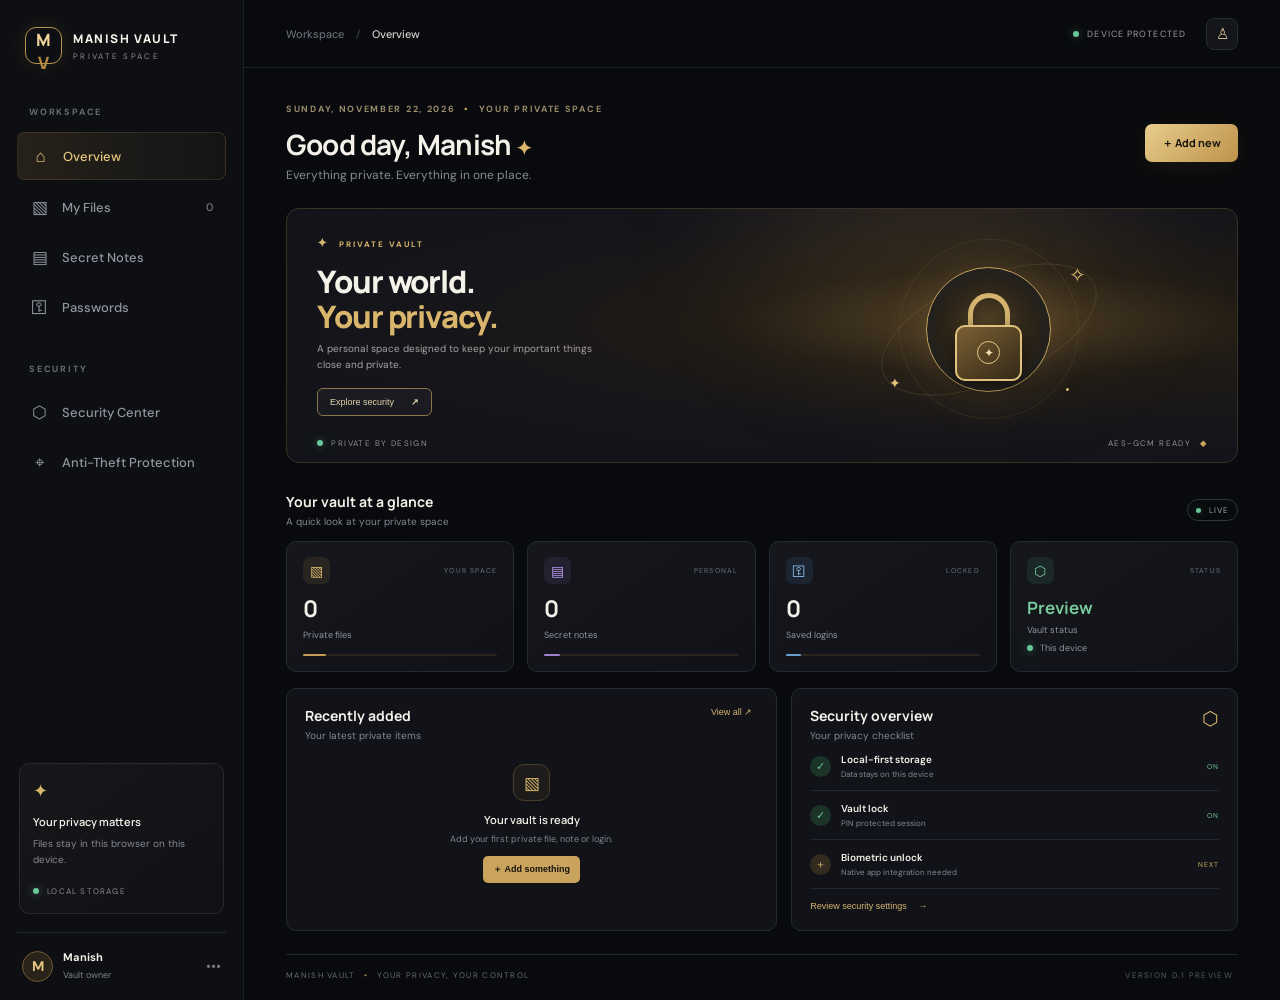
<file: index.html>
<!doctype html>
<html lang="en">
<head>
<meta charset="utf-8"><meta name="viewport" content="width=device-width,initial-scale=1,viewport-fit=cover"><meta name="theme-color" content="#090a0d"><meta name="description" content="Manish Vault — private space for your files and notes"><title>Manish Vault</title>
<link rel="manifest" href="manifest.webmanifest"><link rel="stylesheet" href="style.css">
</head>
<body>
<div class="app-shell">
  <aside class="sidebar">
    <div class="brand"><div class="brand-mark">M<span>V</span></div><div><b>MANISH VAULT</b><small>PRIVATE SPACE</small></div></div>
    <div class="nav-label">WORKSPACE</div>
    <button class="nav active" data-view="home"><i>⌂</i> Overview</button>
    <button class="nav" data-view="files"><i>▧</i> My Files <span class="nav-count" id="fileCount">0</span></button>
    <button class="nav" data-view="notes"><i>▤</i> Secret Notes</button>
    <button class="nav" data-view="passwords"><i>⚿</i> Passwords</button>
    <div class="nav-label security-label">SECURITY</div>
    <button class="nav" data-view="security"><i>⬡</i> Security Center</button>
    <button class="nav" data-view="antitheft"><i>⌖</i> Anti-Theft Protection</button>
    <div class="side-bottom"><div class="secure-card"><div class="secure-icon">✦</div><b>Your privacy matters</b><p>Files stay in this browser on this device.</p><span><em></em> LOCAL STORAGE</span></div><div class="profile"><div class="avatar">M</div><div><b>Manish</b><small>Vault owner</small></div><span class="dots">•••</span></div></div>
  </aside>
  <main class="main">
    <header class="topbar"><div class="mobile-brand"><div class="brand-mark">M<span>V</span></div><b>MANISH VAULT</b></div><div class="crumb">Workspace <span>/</span> <b id="crumb">Overview</b></div><div class="top-actions"><div class="status"><em></em> DEVICE PROTECTED</div><button class="icon-btn" id="lockBtn" title="Lock vault">♙</button></div></header>
    <section class="content" id="content">
      <div class="welcome"><div><div class="eyebrow">SUNDAY, NOVEMBER 22, 2026 <span>•</span> YOUR PRIVATE SPACE</div><h1>Good day, Manish <span>✦</span></h1><p>Everything private. Everything in one place.</p></div><button class="gold-btn" id="quickAdd">＋ Add new</button></div>
      <div class="hero-card"><div class="hero-glow"></div><div class="hero-copy"><div class="hero-tag"><span>✦</span> PRIVATE VAULT</div><h2>Your world.<br><i>Your privacy.</i></h2><p>A personal space designed to keep your important things close and private.</p><button class="outline-btn" data-go="security">Explore security <b>↗</b></button></div><div class="vault-art"><div class="orbit orbit1"></div><div class="orbit orbit2"></div><div class="vault-circle"><div class="vault-shackle"></div><div class="vault-body"><div class="vault-key">✦</div></div></div><div class="spark s1">✧</div><div class="spark s2">✦</div><div class="spark s3">·</div></div><div class="hero-foot"><span><em></em> PRIVATE BY DESIGN</span><span> AES-GCM READY <b>◆</b></span></div></div>
      <div class="section-head"><div><h3>Your vault at a glance</h3><p>A quick look at your private space</p></div><span class="live-pill"><em></em> LIVE</span></div>
      <div class="stats"><article class="stat"><div class="stat-top"><span class="stat-icon gold">▧</span><span class="stat-trend">YOUR SPACE</span></div><strong id="statFiles">0</strong><label>Private files</label><div class="stat-line"><span style="width:12%"></span></div></article><article class="stat"><div class="stat-top"><span class="stat-icon purple">▤</span><span class="stat-trend">PERSONAL</span></div><strong id="statNotes">0</strong><label>Secret notes</label><div class="stat-line purple-line"><span style="width:8%"></span></div></article><article class="stat"><div class="stat-top"><span class="stat-icon blue">⚿</span><span class="stat-trend">LOCKED</span></div><strong id="statPasswords">0</strong><label>Saved logins</label><div class="stat-line blue-line"><span style="width:8%"></span></div></article><article class="stat"><div class="stat-top"><span class="stat-icon green">⬡</span><span class="stat-trend">STATUS</span></div><strong class="protected">Preview</strong><label>Vault status</label><div class="status-bottom"><em></em> This device</div></article></div>
      <div class="lower-grid"><section class="panel recent"><div class="panel-head"><div><h3>Recently added</h3><p>Your latest private items</p></div><button class="text-btn" data-go="files">View all ↗</button></div><div id="recentList" class="empty-state"><div class="empty-icon">▧</div><b>Your vault is ready</b><p>Add your first private file, note or login.</p><button class="small-gold" id="emptyAdd">＋ Add something</button></div></section><section class="panel security-panel"><div class="panel-head"><div><h3>Security overview</h3><p>Your privacy checklist</p></div><span class="shield">⬡</span></div><div class="security-row"><span class="check">✓</span><div><b>Local-first storage</b><small>Data stays on this device</small></div><span class="done">ON</span></div><div class="security-row"><span class="check">✓</span><div><b>Vault lock</b><small>PIN protected session</small></div><span class="done">ON</span></div><div class="security-row"><span class="pending">＋</span><div><b>Biometric unlock</b><small>Native app integration needed</small></div><span class="later">NEXT</span></div><button class="security-link" data-go="security">Review security settings <b>→</b></button></section></div>
      <footer>MANISH VAULT <span>•</span> YOUR PRIVACY, YOUR CONTROL <span class="footer-right">VERSION 0.1 PREVIEW</span></footer>
    </section>
  </main>
</div>
<div class="modal-backdrop" id="modal"><div class="modal"><button class="modal-x" id="modalClose">×</button><div class="modal-mark">✦</div><div class="eyebrow">WELCOME TO YOUR PRIVATE SPACE</div><h2 id="modalTitle">Create your vault</h2><p id="modalDesc">Set a PIN to protect this vault on this device.</p><form id="pinForm"><label for="pinInput">VAULT PIN</label><input id="pinInput" type="password" inputmode="numeric" minlength="4" maxlength="12" placeholder="Enter 4–12 digit PIN" required><div class="form-error" id="pinError"></div><button class="gold-btn full" type="submit" id="pinSubmit">Create secure vault →</button></form><small class="modal-note">Preview build: do not store real secrets yet. This browser demo is not a security-audited vault.</small></div></div>
<div class="toast" id="toast"></div>
<script src="app.js"></script>
</body></html>
</file>
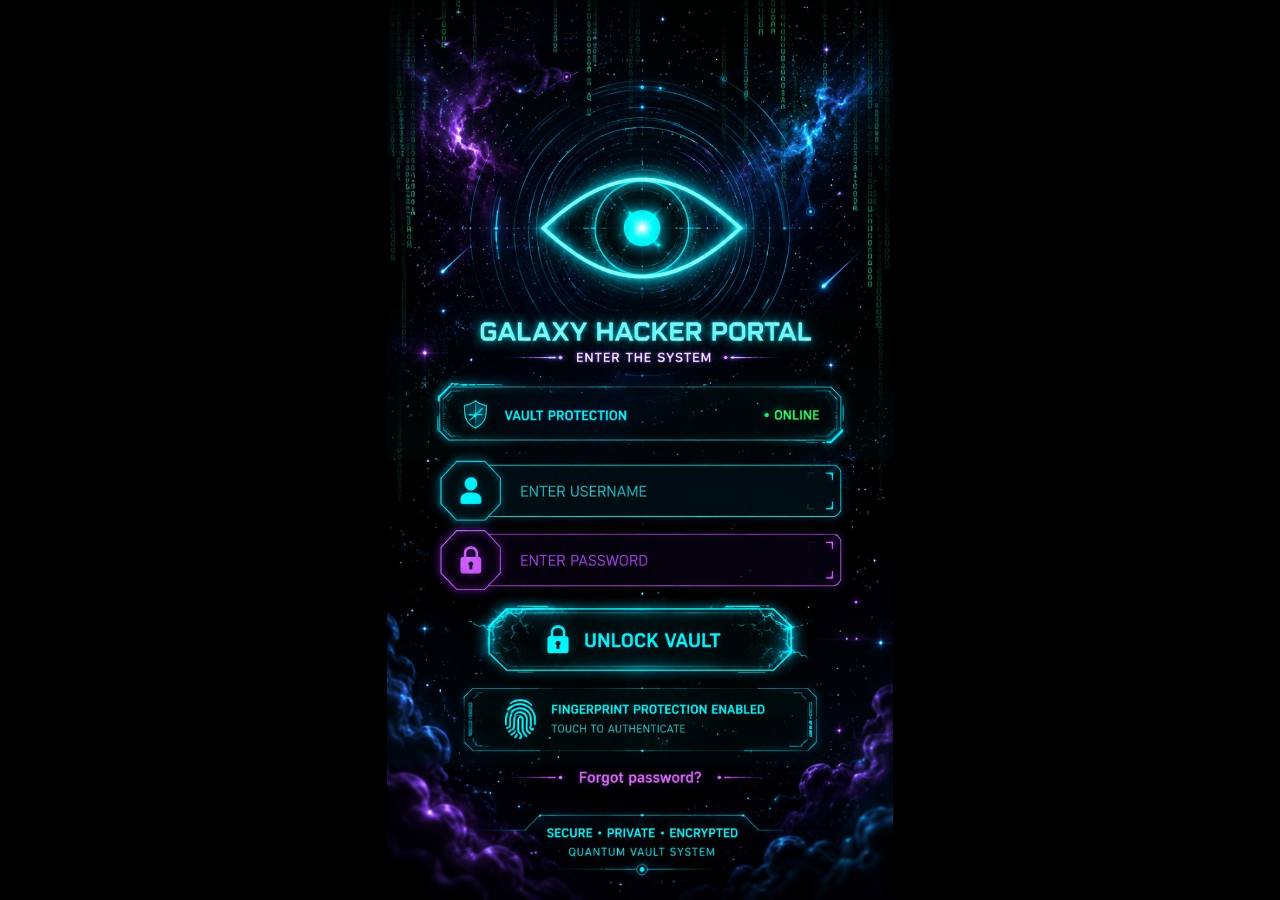
<file: reference/sketchware-original/manish_vault_exact_login.html>
<!DOCTYPE html>
<html lang="en">
<head>
<meta charset="UTF-8">
<meta name="viewport" content="width=device-width,initial-scale=1,maximum-scale=1,user-scalable=no,viewport-fit=cover">
<title>Manish Vault — Galaxy Hacker Login</title>
<style>
:root{--cyan:#00ecff;--purple:#d85aff;}
*{box-sizing:border-box;-webkit-tap-highlight-color:transparent}
html,body{margin:0;width:100%;height:100%;background:#000;overflow:hidden;font-family:Arial,sans-serif}
body{display:flex;align-items:flex-start;justify-content:center}
#screen{
  position:relative;
  width:min(100vw, 56.25vh);
  height:min(100vh, 177.7777778vw);
  max-width:100vw; max-height:100vh;
  aspect-ratio:864/1536;
  overflow:hidden;
  background:#000 url("[data-uri]") center/100% 100% no-repeat;
  isolation:isolate;
}
/* Tiny animated overlays: the artwork itself remains untouched. */
#scan{position:absolute;inset:0;pointer-events:none;opacity:.11;
  background:linear-gradient(to bottom,transparent 0%,rgba(0,255,255,.18) 49%,transparent 51%);
  background-size:100% 34%;animation:scan 6s linear infinite;mix-blend-mode:screen}
@keyframes scan{from{transform:translateY(-110%)}to{transform:translateY(310%)}}
#stars{position:absolute;inset:0;pointer-events:none;opacity:.18}
.zone{position:absolute;border:0;background:transparent;outline:none;color:transparent;caret-color:var(--cyan);}
#username{left:9.2%;top:51.4%;width:81%;height:9.1%;padding:0 9%;font-size:4vw;max-font-size:22px}
#password{left:9.2%;top:59.2%;width:81%;height:9.1%;padding:0 9%;font-size:4vw;max-font-size:22px;caret-color:#e16aff}
#username:focus,#password:focus{box-shadow:inset 0 0 0 1px rgba(0,240,255,.55),0 0 14px rgba(0,230,255,.18);}
#password:focus{box-shadow:inset 0 0 0 1px rgba(216,90,255,.55),0 0 14px rgba(216,90,255,.18)}
.hit{position:absolute;cursor:pointer;background:transparent;border:0;padding:0;}
#unlock{left:19.2%;top:67.2%;width:61.4%;height:7.3%}
#finger{left:14.5%;top:76.3%;width:72.1%;height:7.3%}
#forgot{left:25.5%;top:85.4%;width:49%;height:4.5%}
#status{position:absolute;left:7.5%;top:42.0%;width:85%;height:7.0%;}
.toast{position:absolute;left:50%;bottom:2.7%;transform:translateX(-50%) translateY(16px);
  min-width:58%;padding:10px 16px;border-radius:11px;background:rgba(0,10,18,.92);
  color:#cfffff;border:1px solid var(--cyan);box-shadow:0 0 18px rgba(0,220,255,.25);
  text-align:center;font-size:13px;opacity:0;pointer-events:none;transition:.22s;z-index:10}
.toast.show{opacity:1;transform:translateX(-50%) translateY(0)}
@media (min-width:700px){
 #username,#password{font-size:22px}
}
</style>
</head>
<body>
<div id="screen">
  <div id="scan"></div>
  <div id="stars"></div>

  <form id="loginForm" autocomplete="off" onsubmit="return false;">
    <input id="username" class="zone" aria-label="Username" autocomplete="username">
    <input id="password" class="zone" aria-label="Password" type="password" autocomplete="current-password">
  </form>

  <button id="unlock" class="hit" aria-label="Unlock Vault"></button>
  <button id="finger" class="hit" aria-label="Fingerprint Protection"></button>
  <button id="forgot" class="hit" aria-label="Forgot Password"></button>
  <div id="status" aria-hidden="true"></div>
  <div id="toast" class="toast"></div>
</div>

<script>
const toast = document.getElementById('toast');
let toastTimer;
function showToast(msg) {
  toast.textContent = msg;
  toast.classList.add('show');
  clearTimeout(toastTimer);
  toastTimer = setTimeout(()=>toast.classList.remove('show'),1800);
}

document.getElementById('unlock').addEventListener('click',()=>{
  const u=document.getElementById('username').value.trim();
  const p=document.getElementById('password').value;
  if(!u || !p) {
    showToast('ENTER USERNAME AND PASSWORD');
    (!u ? document.getElementById('username') : document.getElementById('password')).focus();
    return;
  }
  showToast('AUTHENTICATING VAULT…');
});

document.getElementById('finger').addEventListener('click',()=>{
  if (window.PublicKeyCredential) showToast('BIOMETRIC AUTHENTICATION REQUESTED');
  else showToast('FINGERPRINT AUTHENTICATION REQUESTED');
});

document.getElementById('forgot').addEventListener('click',()=>showToast('PASSWORD RECOVERY INTERFACE'));

for (const el of [document.getElementById('username'),document.getElementById('password')]) {
  el.addEventListener('focus',()=>el.style.color='rgba(220,255,255,.95)');
  el.addEventListener('blur',()=>el.style.color='transparent');
}
</script>
</body>
</html>
</file>
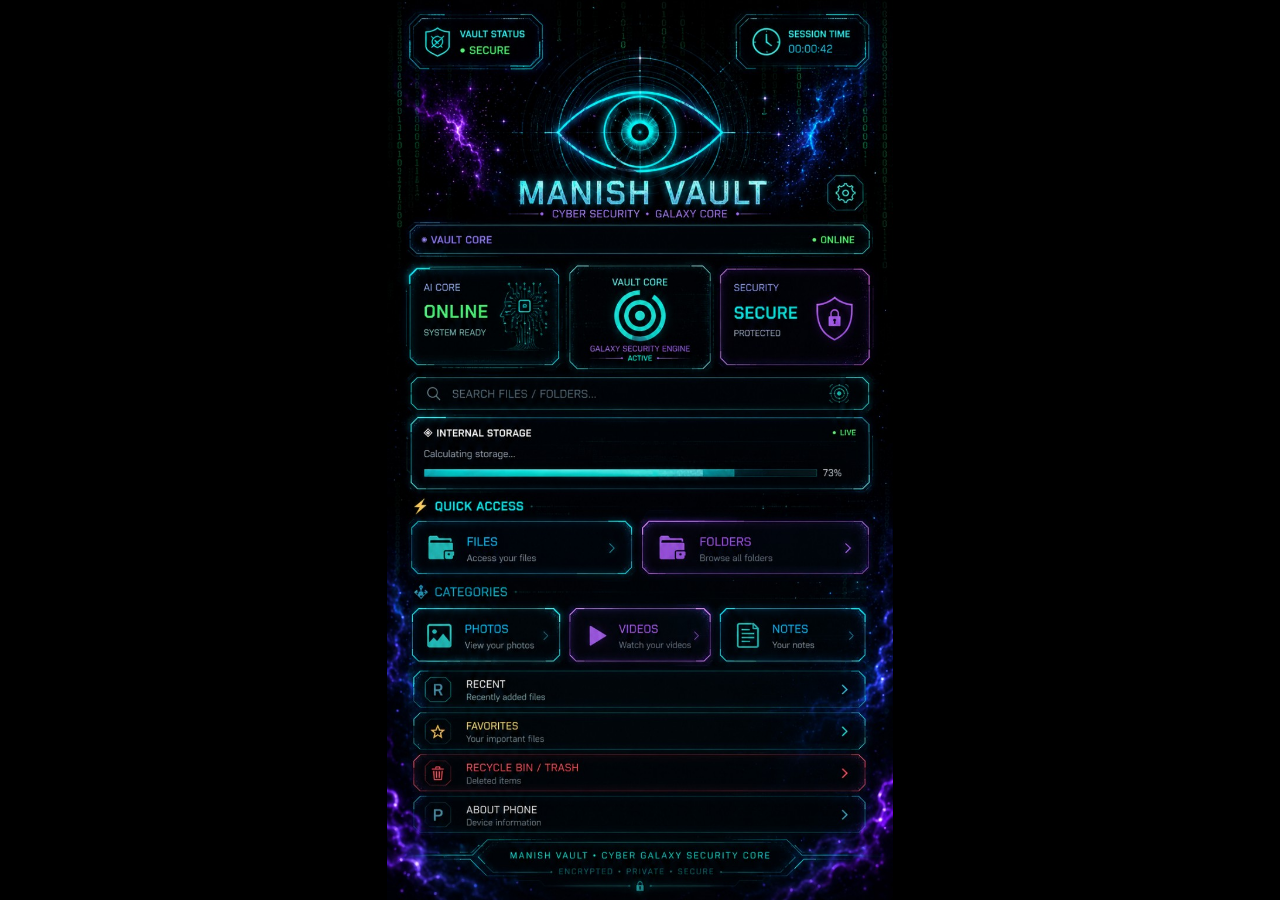
<file: reference/sketchware-original/manish_vault_home_exact_photo(1).html>
<!DOCTYPE html>
<html lang="en">
<head>
<meta charset="UTF-8">
<meta name="viewport" content="width=device-width,initial-scale=1,maximum-scale=1,user-scalable=no,viewport-fit=cover">
<title>Manish Vault Home</title>
<style>
*{box-sizing:border-box;-webkit-tap-highlight-color:transparent}
html,body{margin:0;width:100%;height:100%;overflow:hidden;background:#000}
body{display:flex;align-items:flex-start;justify-content:center}
#screen{
 position:relative;width:100vw;height:100vh;max-width:56.25vh;max-height:177.7777778vw;
 aspect-ratio:864/1536;overflow:hidden;background:#000;
}
#design{
 position:absolute;inset:0;width:100%;height:100%;
 object-fit:fill;display:block;user-select:none;-webkit-user-drag:none;
}
.hit{
 position:absolute;display:block;border:0;background:transparent;
 padding:0;margin:0;outline:none;cursor:pointer;
}
/* All coordinates are based on the supplied 864x1536 reference image. */
#settings{left:86.5%;top:18.8%;width:9.0%;height:5.0%}
#search{left:4.5%;top:41.9%;width:91%;height:5.0%}
#files{left:4.5%;top:57.8%;width:44%;height:6.0%}
#folders{left:51%;top:57.8%;width:44.5%;height:6.0%}
#photos{left:4.5%;top:67.3%;width:29%;height:6.0%}
#videos{left:36%;top:67.3%;width:29%;height:6.0%}
#notes{left:67.5%;top:67.3%;width:28.5%;height:6.0%}
#recent{left:4.5%;top:74.3%;width:91%;height:5.0%}
#favorites{left:4.5%;top:79.1%;width:91%;height:5.0%}
#trash{left:4.5%;top:83.8%;width:91%;height:5.0%}
#about{left:4.5%;top:88.6%;width:91%;height:5.0%}
</style>
</head>
<body>
<div id="screen">
<img id="design" src="[data-uri]" alt="Manish Vault Home">

<button class="hit" id="settings" onclick="go('settings')" aria-label="Settings"></button>
<button class="hit" id="search" onclick="go('search')" aria-label="Search"></button>
<button class="hit" id="files" onclick="go('files')" aria-label="Files"></button>
<button class="hit" id="folders" onclick="go('folders')" aria-label="Folders"></button>
<button class="hit" id="photos" onclick="go('photos')" aria-label="Photos"></button>
<button class="hit" id="videos" onclick="go('videos')" aria-label="Videos"></button>
<button class="hit" id="notes" onclick="go('notes')" aria-label="Notes"></button>
<button class="hit" id="recent" onclick="go('recent')" aria-label="Recent"></button>
<button class="hit" id="favorites" onclick="go('favorites')" aria-label="Favorites"></button>
<button class="hit" id="trash" onclick="go('trash')" aria-label="Recycle Bin / Trash"></button>
<button class="hit" id="about" onclick="go('about')" aria-label="About Phone"></button>
</div>

<script>
function go(name){
  /* Sketchware WebView can intercept these custom URLs.
     Example: manishvault://photos */
  window.location.href = 'manishvault://' + name;
}
</script>
</body>
</html>
</file>
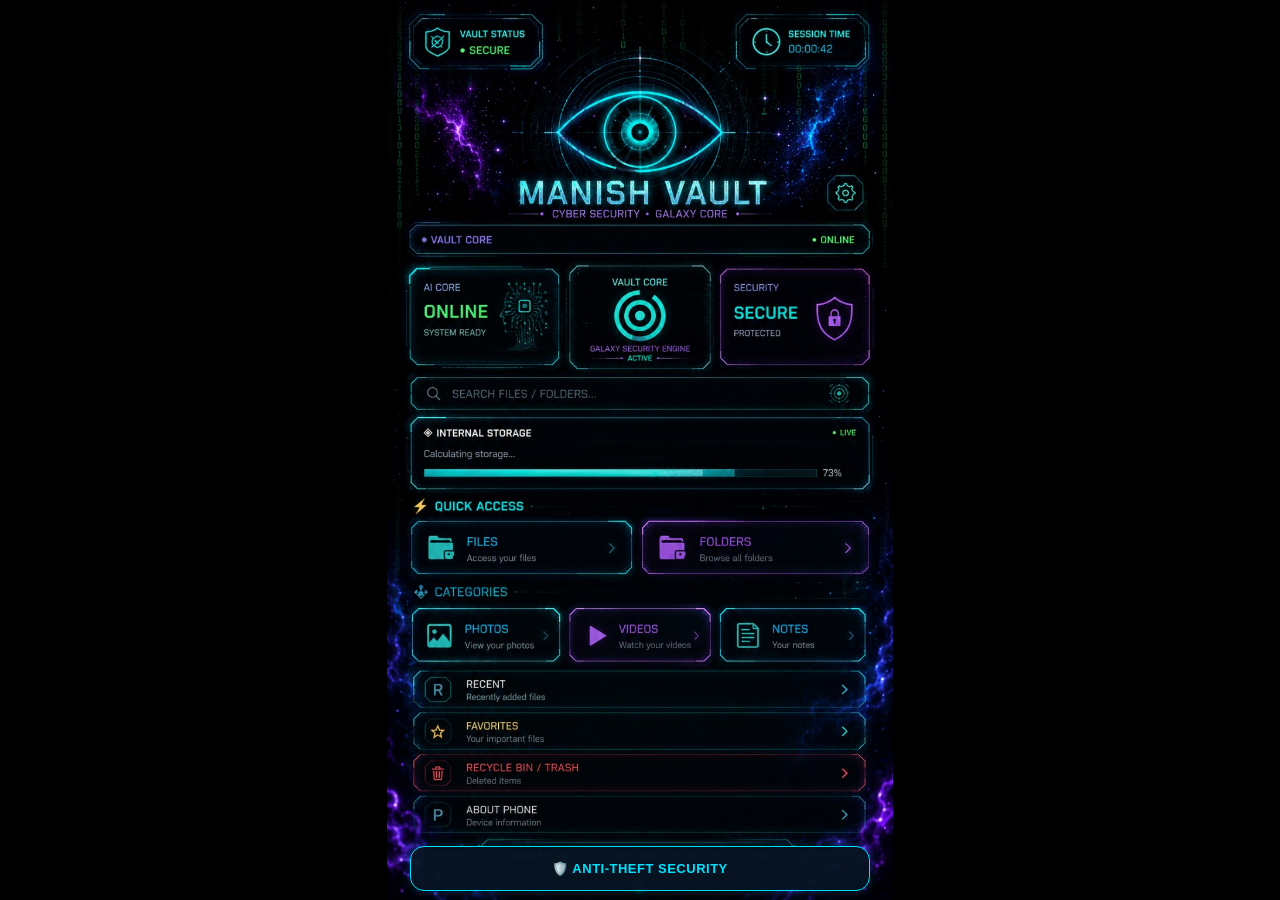
<file: app/src/main/assets/home.html>
<!DOCTYPE html>
<html lang="en">
<head>
<meta charset="UTF-8">
<meta name="viewport" content="width=device-width,initial-scale=1,maximum-scale=1,user-scalable=no,viewport-fit=cover">
<title>Manish Vault Home</title>
<style>
*{box-sizing:border-box;-webkit-tap-highlight-color:transparent}
html,body{margin:0;width:100%;height:100%;overflow:hidden;background:#000}
body{display:flex;align-items:flex-start;justify-content:center}
#screen{
 position:relative;width:100vw;height:100vh;max-width:56.25vh;max-height:177.7777778vw;
 aspect-ratio:864/1536;overflow:hidden;background:#000;
}
#design{
 position:absolute;inset:0;width:100%;height:100%;
 object-fit:fill;display:block;user-select:none;-webkit-user-drag:none;
}
.hit{
 position:absolute;display:block;border:0;background:transparent;
 padding:0;margin:0;outline:none;cursor:pointer;
}
/* All coordinates are based on the supplied 864x1536 reference image. */
#settings{left:86.5%;top:18.8%;width:9.0%;height:5.0%}
#search{left:4.5%;top:41.9%;width:91%;height:5.0%}
#files{left:4.5%;top:57.8%;width:44%;height:6.0%}
#folders{left:51%;top:57.8%;width:44.5%;height:6.0%}
#photos{left:4.5%;top:67.3%;width:29%;height:6.0%}
#videos{left:36%;top:67.3%;width:29%;height:6.0%}
#notes{left:67.5%;top:67.3%;width:28.5%;height:6.0%}
#recent{left:4.5%;top:74.3%;width:91%;height:5.0%}
#favorites{left:4.5%;top:79.1%;width:91%;height:5.0%}
#trash{left:4.5%;top:83.8%;width:91%;height:5.0%}
#about{left:4.5%;top:88.6%;width:91%;height:5.0%}
#antiTheft{left:4.5%;top:94.0%;width:91%;height:5.0%;border:1.5px solid #00e1ff;border-radius:14px;background:rgba(8,20,35,.96);color:#00e1ff;font:700 13px Arial,sans-serif;letter-spacing:.5px;box-shadow:0 0 12px rgba(0,225,255,.16)}
</style>
</head>
<body>
<div id="screen">
<img id="design" src="[data-uri]" alt="Manish Vault Home">

<button class="hit" id="settings" onclick="go('settings')" aria-label="Settings"></button>
<button class="hit" id="search" onclick="go('search')" aria-label="Search"></button>
<button class="hit" id="files" onclick="go('files')" aria-label="Files"></button>
<button class="hit" id="folders" onclick="go('folders')" aria-label="Folders"></button>
<button class="hit" id="photos" onclick="go('photos')" aria-label="Photos"></button>
<button class="hit" id="videos" onclick="go('videos')" aria-label="Videos"></button>
<button class="hit" id="notes" onclick="go('notes')" aria-label="Notes"></button>
<button class="hit" id="recent" onclick="go('recent')" aria-label="Recent"></button>
<button class="hit" id="favorites" onclick="go('favorites')" aria-label="Favorites"></button>
<button class="hit" id="trash" onclick="go('trash')" aria-label="Recycle Bin / Trash"></button>
<button class="hit" id="about" onclick="go('about')" aria-label="About Phone"></button>
<button class="hit" id="antiTheft" onclick="go('antitheft')" aria-label="Anti-Theft Security">🛡️ ANTI-THEFT SECURITY</button>
</div>

<script>
function go(name){
  /* Sketchware WebView can intercept these custom URLs.
     Example: manishvault://photos */
  window.location.href = 'manishvault://' + name;
}
</script>
</body>
</html>
</file>
<file: style.css>
@import url('https://fonts.googleapis.com/css2?family=DM+Sans:wght@400;500;600;700&family=Manrope:wght@400;500;600;700;800&display=swap');
:root{--bg:#090a0d;--panel:#111318;--panel2:#15171d;--line:#242630;--muted:#858895;--text:#f4f1e9;--gold:#d9b66c;--gold2:#f0d49a;--green:#70c69b}*{box-sizing:border-box}body{margin:0;background:var(--bg);color:var(--text);font-family:'DM Sans',sans-serif;font-size:14px}.app-shell{min-height:100vh;display:flex}.sidebar{width:244px;background:#0d0f13;border-right:1px solid #20222a;padding:27px 17px 18px;display:flex;flex-direction:column;flex-shrink:0}.brand{display:flex;align-items:center;gap:11px;padding:0 8px 42px}.brand-mark{width:37px;height:37px;border:1px solid #b8934c;border-radius:11px;display:grid;place-items:center;color:#f0d49a;font-family:Manrope;font-size:17px;font-weight:800;box-shadow:0 0 22px #c59a3a20}.brand-mark span{color:#b68b40}.brand b{font:800 12px Manrope;letter-spacing:1.6px;display:block}.brand small{font-size:8px;color:#8d8d93;letter-spacing:2.3px;display:block;margin-top:4px}.nav-label{font-size:9px;letter-spacing:1.8px;color:#696c76;padding:0 12px 12px;font-weight:700}.nav{border:0;background:transparent;color:#9295a0;text-align:left;padding:12px 13px;border-radius:8px;margin:2px 0;display:flex;align-items:center;gap:13px;font:500 13px 'DM Sans';cursor:pointer;width:100%}.nav i{font-style:normal;font-size:17px;width:19px;text-align:center}.nav.active{background:linear-gradient(90deg,#b58d4826,#b58d480b);color:#e7c77e;border:1px solid #b58d4830}.nav-count{margin-left:auto;color:#777;font-size:11px}.security-label{margin-top:31px}.side-bottom{margin-top:auto}.secure-card{border:1px solid #292a30;border-radius:10px;padding:15px 13px;background:linear-gradient(145deg,#17171a,#101115);margin:0 2px 18px}.secure-icon{color:var(--gold);font-size:18px;margin-bottom:9px}.secure-card b{font:600 11px Manrope}.secure-card p{font-size:10px;color:#858895;line-height:1.6;margin:6px 0 12px}.secure-card span{font-size:8px;letter-spacing:1.2px;color:#8d8e94}.secure-card em,.status em,.live-pill em,.status-bottom em,.hero-foot em{display:inline-block;width:6px;height:6px;background:#68c897;border-radius:50%;margin-right:5px;box-shadow:0 0 8px #68c89780}.profile{border-top:1px solid #242630;padding:17px 5px 0;display:flex;align-items:center;gap:10px}.avatar{width:31px;height:31px;border-radius:50%;background:#29231a;border:1px solid #725a31;color:#e8c981;display:grid;place-items:center;font-weight:700}.profile b{font-size:11px;display:block}.profile small{font-size:9px;color:#81838c}.dots{margin-left:auto;color:#777}.main{flex:1;min-width:0}.topbar{height:68px;border-bottom:1px solid #20222a;display:flex;align-items:center;justify-content:space-between;padding:0 42px}.crumb{color:#777b86;font-size:11px}.crumb span{padding:0 9px;color:#454751}.crumb b{color:#d4d2cd;font-weight:500}.top-actions{display:flex;align-items:center;gap:20px}.status{font-size:9px;letter-spacing:1.1px;color:#9b9da5}.icon-btn{width:32px;height:32px;border:1px solid #292c35;background:#14161c;border-radius:8px;color:#d5c08f;font-size:15px}.mobile-brand{display:none}.content{max-width:1440px;margin:auto;padding:35px 42px 20px}.welcome{display:flex;align-items:center;justify-content:space-between;margin-bottom:25px}.eyebrow{font-size:9px;letter-spacing:1.7px;color:#9a8b6b;font-weight:700}.eyebrow span{color:#d3ad5b;padding:0 5px}.welcome h1{font:700 28px Manrope;letter-spacing:-.8px;margin:10px 0 4px}.welcome h1 span{color:var(--gold);font-size:19px}.welcome p{color:#888b95;margin:0;font-size:12px}.gold-btn{background:linear-gradient(135deg,#e8cc8c,#bd934a);border:0;color:#19150e;font-weight:700;border-radius:7px;padding:11px 17px;font:700 11px Manrope;cursor:pointer;box-shadow:0 5px 22px #bd934a18}.hero-card{height:255px;border:1px solid #393126;border-radius:13px;overflow:hidden;position:relative;background:radial-gradient(ellipse at 75% 45%,#473821 0,#201b15 27%,#15151a 57%,#111319 100%);padding:26px 30px}.hero-glow{position:absolute;width:370px;height:260px;right:12%;top:-120px;background:#c99b4820;filter:blur(70px);border-radius:50%}.hero-copy{position:relative;z-index:2}.hero-tag{font-size:8px;letter-spacing:2px;color:#d9b66c;font-weight:700}.hero-tag span{font-size:12px;margin-right:6px}.hero-copy h2{font:800 31px/1.12 Manrope;letter-spacing:-1.1px;margin:13px 0 8px}.hero-copy h2 i{font-style:normal;color:#d9b66c}.hero-copy p{color:#a6a3a0;font-size:10px;max-width:300px;line-height:1.6;margin:0 0 15px}.outline-btn{background:#ffffff08;border:1px solid #8d754a;color:#e3d3ad;border-radius:6px;padding:8px 12px;font-size:9px;cursor:pointer}.outline-btn b{margin-left:14px}.vault-art{position:absolute;right:13%;top:10px;width:250px;height:220px;display:grid;place-items:center}.orbit{position:absolute;border:1px solid #b18b4b30;border-radius:50%;transform:rotate(-23deg)}.orbit1{width:230px;height:105px}.orbit2{width:180px;height:180px;border-color:#b18b4b20}.vault-circle{position:relative;width:125px;height:125px;border:1px solid #c9a65c;border-radius:50%;display:grid;place-items:center;background:radial-gradient(circle,#5a4728 0,#251f17 56%,#16171b 70%);box-shadow:0 0 50px #d0a65330,inset 0 0 30px #d6b66b20}.vault-shackle{position:absolute;top:25px;width:42px;height:40px;border:5px solid #d5b46f;border-bottom:0;border-radius:24px 24px 0 0}.vault-body{position:absolute;top:57px;width:67px;height:56px;border:2px solid #e0c17d;border-radius:10px;background:linear-gradient(145deg,#7b6033,#332818);display:grid;place-items:center;box-shadow:0 5px 18px #0008}.vault-key{width:23px;height:23px;border:1px solid #e5ca8b;border-radius:50%;display:grid;place-items:center;color:#f5dfaa;font-size:12px}.spark{position:absolute;color:#e4c37b}.s1{right:28px;top:43px;font-size:20px}.s2{left:25px;bottom:47px}.s3{right:44px;bottom:33px;font-size:25px}.hero-foot{position:absolute;bottom:14px;left:30px;right:30px;display:flex;justify-content:space-between;font-size:8px;letter-spacing:1.4px;color:#929098}.hero-foot b{color:#c9a55e;margin-left:5px}.section-head{display:flex;justify-content:space-between;align-items:center;margin:29px 0 13px}.section-head h3,.panel h3{font:700 14px Manrope;margin:0 0 4px}.section-head p,.panel-head p{font-size:10px;color:#858894;margin:0}.live-pill{font-size:8px;color:#9ca99f;letter-spacing:1px;border:1px solid #2b3a32;padding:5px 8px;border-radius:20px}.live-pill em{width:5px;height:5px}.stats{display:grid;grid-template-columns:repeat(4,1fr);gap:13px}.stat{background:linear-gradient(145deg,#15171d,#101217);border:1px solid #262933;border-radius:10px;padding:15px 16px;min-height:116px}.stat-top{display:flex;justify-content:space-between;align-items:center}.stat-icon{width:27px;height:27px;border-radius:7px;display:grid;place-items:center;font-size:14px}.gold{color:#d9b66c;background:#b58d4820}.purple{color:#b69be7;background:#8d6cbd20}.blue{color:#8db9e8;background:#4f84bd20}.green{color:#75c99c;background:#4eaa7920}.stat-trend{font-size:7px;letter-spacing:1.2px;color:#6f727c}.stat strong{display:block;font:700 23px Manrope;margin:8px 0 0}.stat label{font-size:9px;color:#92949d}.stat-line{height:2px;background:#29251e;margin-top:12px;border-radius:3px}.stat-line span{height:2px;background:#c39c56;display:block;border-radius:3px}.purple-line span{background:#9d80d0}.blue-line span{background:#6d9ed1}.stat .protected{font-size:17px;color:#76c99a;margin-top:12px}.status-bottom{font-size:9px;color:#92949d;margin-top:5px}.lower-grid{display:grid;grid-template-columns:1.1fr 1fr;gap:14px;margin-top:16px}.panel{border:1px solid #262933;background:#111318;border-radius:10px;padding:17px 18px;min-height:200px}.panel-head{display:flex;justify-content:space-between;align-items:flex-start}.text-btn,.security-link{border:0;background:none;color:#d5b46f;font-size:9px;cursor:pointer}.empty-state{text-align:center;padding:22px 10px 6px}.empty-icon{width:37px;height:37px;border:1px solid #4b3e29;border-radius:11px;display:grid;place-items:center;color:#d6b46b;margin:0 auto 9px;background:#c49a4810;font-size:17px}.empty-state b{font:600 11px Manrope}.empty-state p{color:#81848d;font-size:9px;margin:5px 0 11px}.small-gold{background:#caa45d;color:#18140e;border:0;border-radius:5px;padding:7px 10px;font-size:9px;font-weight:700}.shield{color:#d6b66e;font-size:19px}.security-row{display:flex;align-items:center;gap:10px;padding:11px 0;border-bottom:1px solid #242630}.check,.pending{width:21px;height:21px;border-radius:50%;display:grid;place-items:center;background:#1c3329;color:#70c69b;font-size:11px}.pending{background:#322b1e;color:#d9b66c}.security-row b{font-size:10px;display:block;font-weight:600}.security-row small{font-size:8px;color:#858894;display:block;margin-top:3px}.done,.later{margin-left:auto;font-size:7px;letter-spacing:1px;color:#73c79a}.later{color:#d0ad65}.security-link{padding:12px 0 0}.security-link b{margin-left:9px}footer{border-top:1px solid #22252d;margin-top:23px;padding:15px 0 0;font-size:8px;letter-spacing:1.3px;color:#686b75}footer span{color:#c09a52;padding:0 5px}.footer-right{float:right;color:#555963}.modal-backdrop{position:fixed;inset:0;background:#050609df;backdrop-filter:blur(9px);display:none;place-items:center;z-index:10;padding:20px}.modal-backdrop.show{display:grid}.modal{position:relative;width:min(100%,390px);border:1px solid #55452b;background:linear-gradient(145deg,#1b1a19,#101116);border-radius:15px;padding:30px;box-shadow:0 25px 90px #000b;text-align:center}.modal-x{position:absolute;right:15px;top:12px;background:none;border:0;color:#8e8d91;font-size:23px}.modal-mark{width:45px;height:45px;border:1px solid #b58d4c;border-radius:13px;color:#e5c47d;display:grid;place-items:center;margin:0 auto 17px;font-size:20px}.modal h2{font:700 22px Manrope;margin:9px 0}.modal>p{color:#999ba3;font-size:11px;line-height:1.6}.modal form{text-align:left;margin-top:22px}.modal label{font-size:8px;letter-spacing:1.5px;color:#c9ae76}.modal input{width:100%;margin-top:8px;background:#0c0e12;border:1px solid #34343a;border-radius:7px;padding:12px;color:white;outline:none;font-size:14px;letter-spacing:3px}.modal input:focus{border-color:#c4a05b}.full{width:100%;margin-top:15px}.form-error{color:#e78b80;font-size:10px;margin-top:6px;min-height:13px}.modal-note{display:block;color:#777a83;font-size:9px;line-height:1.5;margin-top:17px}.toast{position:fixed;bottom:22px;left:50%;transform:translate(-50%,20px);opacity:0;background:#25251f;border:1px solid #6b5734;color:#e9d4a5;padding:10px 15px;border-radius:7px;font-size:11px;transition:.2s;z-index:20}.toast.show{opacity:1;transform:translate(-50%,0)}
@media(max-width:900px){.sidebar{width:205px}.content{padding:28px 25px}.topbar{padding:0 25px}.vault-art{right:5%}.stats{grid-template-columns:repeat(2,1fr)}}@media(max-width:650px){.sidebar{display:none}.topbar{height:58px;padding:0 17px}.mobile-brand{display:flex;align-items:center;gap:9px}.mobile-brand .brand-mark{width:30px;height:30px;font-size:14px}.mobile-brand b{font:800 10px Manrope;letter-spacing:1.2px}.crumb{display:none}.status{font-size:7px}.top-actions{gap:10px}.content{padding:25px 16px 18px}.welcome{align-items:flex-start}.welcome h1{font-size:23px}.welcome p{font-size:10px;max-width:220px;line-height:1.5}.welcome .gold-btn{padding:9px 10px;font-size:9px;white-space:nowrap}.hero-card{height:245px;padding:22px 19px}.hero-copy h2{font-size:27px}.hero-copy p{max-width:215px;font-size:9px}.vault-art{right:-32px;top:25px;transform:scale(.75);opacity:.78}.hero-foot{left:19px;right:19px;font-size:6px}.stats{gap:9px}.stat{padding:12px;min-height:108px}.stat strong{font-size:20px}.lower-grid{grid-template-columns:1fr}.panel{min-height:180px}.section-head{margin-top:24px}.footer-right{display:none}}
/* Secondary screens and populated lists */
.page-title{margin:8px 0 24px}.page-title h1{font:700 28px Manrope;margin:10px 0 5px}.page-title p{color:#888b95;font-size:12px;margin:0}.page-panel{min-height:360px}.recent-items{margin-top:16px}.recent-item{display:flex;align-items:center;gap:12px;padding:13px 3px;border-bottom:1px solid #242630}.recent-item>span:first-child{width:32px;height:32px;border-radius:8px;background:#c49a4815;color:#d9b66c;display:grid;place-items:center;font-size:16px}.recent-item div{min-width:0;flex:1}.recent-item b{font-size:11px;display:block;overflow:hidden;text-overflow:ellipsis;white-space:nowrap}.recent-item small{font-size:9px;color:#858894;display:block;margin-top:4px;overflow-wrap:anywhere}.recent-type{font-size:8px;letter-spacing:1px;color:#c9a65c;text-transform:uppercase}
</file>
